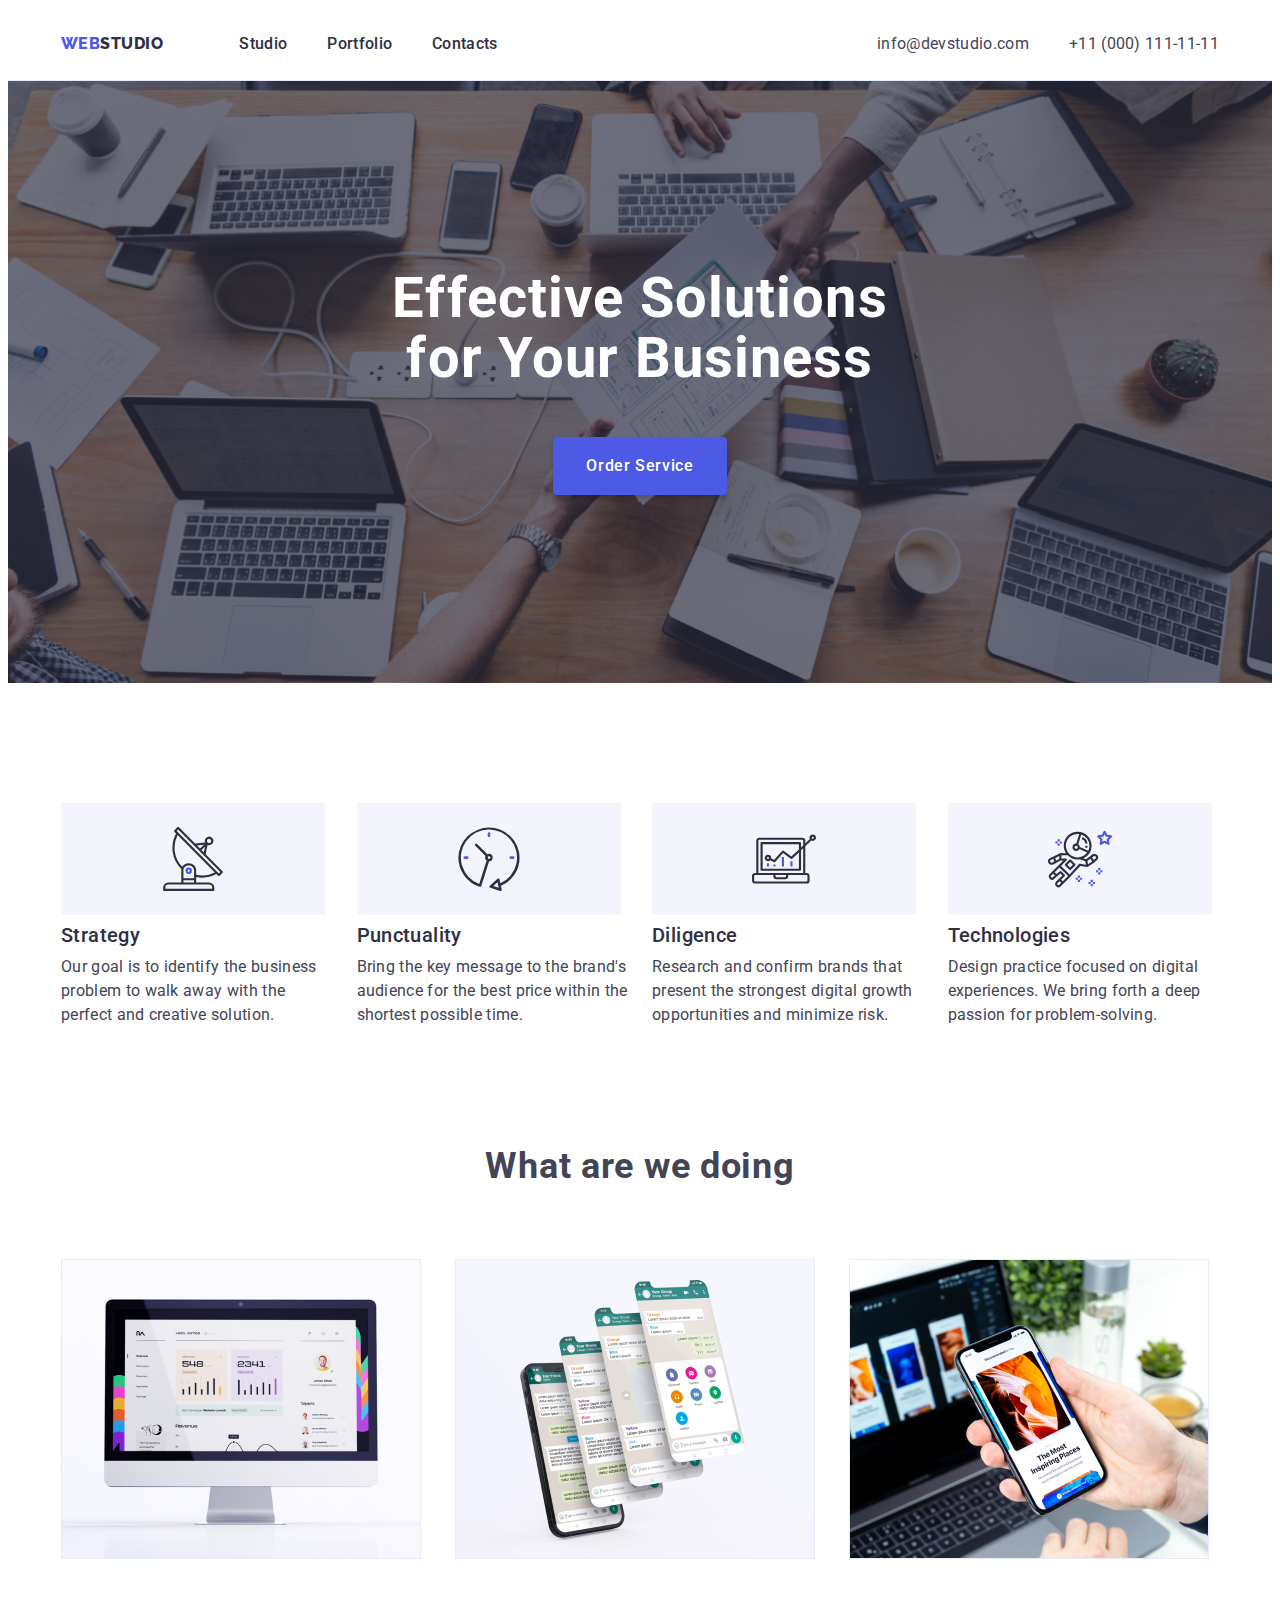
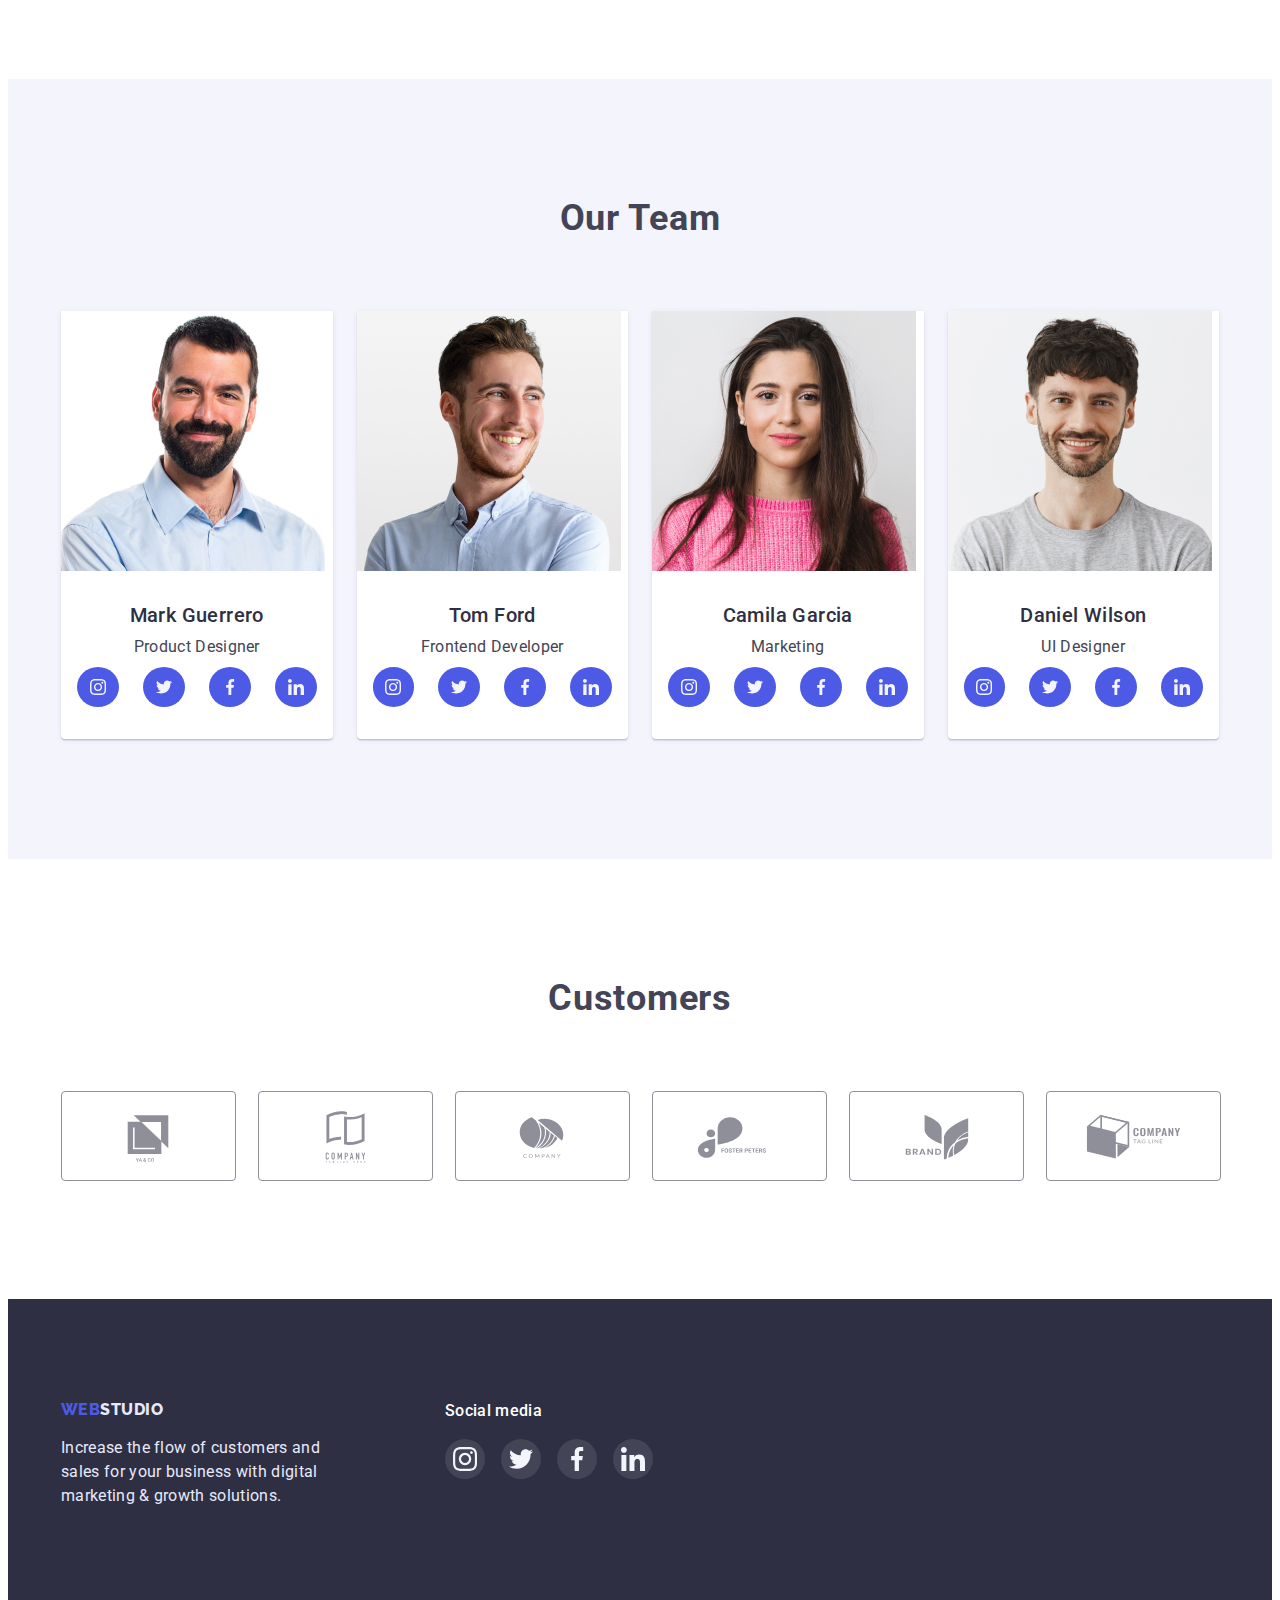
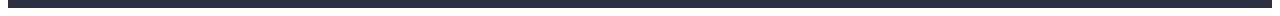
<file: index.html>
<!DOCTYPE html>
<html lang="en">
  <head>
    <meta charset="UTF-8" />
    <meta http-equiv="X-UA-Compatible" content="IE=edge" />
    <meta name="viewport" content="width=device-width, initial-scale=1.0" />
    <title>WebStudio</title>
    <link rel="preconnect" href="https://fonts.googleapis.com" />
    <link rel="preconnect" href="https://fonts.gstatic.com" crossorigin />
    <link
      href="https://fonts.googleapis.com/css2?family=Raleway:wght@800&family=Roboto:wght@400;500;700&display=swap"
      rel="stylesheet"
    />
    <link
      rel="stylesheet"
      href="https://cdnjs.cloudflare.com/ajax/libs/modern-normalize/1.1.0/modern-normalize.min.css"
      integrity="sha512-wpPYUAdjBVSE4KJnH1VR1HeZfpl1ub8YT/NKx4PuQ5NmX2tKuGu6U/JRp5y+Y8XG2tV+wKQpNHVUX03MfMFn9Q=="
      crossorigin="anonymous"
      referrerpolicy="no-referrer"
    />
    <link rel="stylesheet" href="./css/style.css" />
  </head>
  <body>
    <!-- Header -->
    <header class="header">
      <div class="container header-container">
        <nav class="header-nav">
          <a href="./index.html" class="link logo"
            >Web<span class="part-logo">Studio</span></a
          >
          <ul class="header-menu">
            <li><a href="" class="header-link link">Studio</a></li>
            <li>
              <a href="./portfolio.html" class="header-link link">Portfolio</a>
            </li>
            <li><a href="" class="header-link link">Contacts</a></li>
          </ul>
        </nav>
        <address class="address">
          <ul class="contacts-list">
            <li>
              <a href="mailto:info@devstudio.com" class="header-contacts link"
                >info@devstudio.com</a
              >
            </li>
            <li>
              <a href="tel:+110001111111" class="header-contacts link"
                >+11 (000) 111-11-11</a
              >
            </li>
          </ul>
        </address>
      </div>
    </header>
    <main>
      <!-- Hero -->
      <section class="section hero">
        <div class="container">
          <h1 class="hero-title">Effective Solutions for Your Business</h1>
          <button type="button" class="hero-btn">Order Service</button>
        </div>
      </section>

      <!-- Section feature -->
      <section class="section">
        <div class="container">
          <h2 class="visually-hidden">Our goal</h2>
          <ul class="feature-list">
            <li class="feature-item"><div class="feature-icon-container">
              <svg class="feature-icon">
              <use href="./images/sprite.svg#icon-antenna">
            </use></svg></div>
              <h3 class="feature-title">Strategy</h3>
              <p class="feature-text">
                Our goal is to identify the business problem to walk away with
                the perfect and creative solution.
              </p>
            </li>
            <li class="feature-item"><div class="feature-icon-container">
              <svg class="feature-icon"><use href="./images/sprite.svg#icon-clock">
            </use></svg></div>
              <h3 class="feature-title">Punctuality</h3>
              <p class="feature-text">
                Bring the key message to the brand's audience for the best price
                within the shortest possible time.
              </p>
            </li>
            <li class="feature-item"><div class="feature-icon-container">
              <svg class="feature-icon"><use href="./images/sprite.svg#icon-diagram"></use></svg></div>
              <h3 class="feature-title">Diligence</h3>
              <p class="feature-text">
                Research and confirm brands that present the strongest digital
                growth opportunities and minimize risk.
              </p>
            </li>
            <li class="feature-item"><div class="feature-icon-container">
              <svg class="feature-icon"><use href="./images/sprite.svg#icon-astronaut"></use></svg></div>
              <h3 class="feature-title">Technologies</h3>
              <p class="feature-text">
                Design practice focused on digital experiences. We bring forth a
                deep passion for problem-solving.
              </p>
            </li>
          </ul>
        </div>
      </section>

      <!-- Section 2 -->

      <section class="section sect-two">
        <div class="container">
          <h2 class="title">What are we doing</h2>
          <ul class="img-list">
            <li class="img-item">
              <img src="./images/img_1.jpg" alt="Monitor" width="360" />
            </li>
            <li class="img-item">
              <img src="./images/img_2.jpg" alt="Messenger" width="360" />
            </li>
            <li class="img-item">
              <img src="./images/img_3.jpg" alt="Mobile phone" width="360" />
            </li>
          </ul>
        </div>
      </section>

      <!--  Section our team -->

      <section class="section section-team">
        <div class="container">
          <h2 class="title-team">Our Team</h2>
          <ul class="card-list-container">
            <li class="team-card">
              <img
                src="./images/img.product_designer.jpg"
                alt="Mark Guerrero"
                width="264"
              />
              <div class="aside">
                <h3 class="name">Mark Guerrero</h3>
                <p class="profession">Product Designer</p>
                <ul class="socials-list">
                  <li class="socials-item">
                    <a class="socials-link" href=""
                      ><svg class="socials-icon">
                        <use
                          href="./images/icons.svg#icon-instagram-2"
                        ></use></svg></a>
                    
                  </li>
                  <li class="socials-item">
                    <a class="socials-link" href=""
                      ><svg class="socials-icon">
                        <use
                          href="./images/icons.svg#icon-twitter-1"
                        ></use></svg></a>
                    
                  </li>
                  <li class="socials-item">
                    <a class="socials-link" href=""
                      ><svg class="socials-icon">
                        <use
                          href="./images/icons.svg#icon-facebook-1"
                        ></use></svg></a>
                    
                  </li>
                  <li class="socials-item">
                    <a class="socials-link" href=""
                      ><svg class="socials-icon">
                        <use
                          href="./images/icons.svg#icon-linkedin-1"
                        ></use></svg></a>
                    
                  </li>
                </ul>
              </div>
            </li>
            <li class="team-card">
              <img
                src="./images/img.frontend_developer.jpg"
                alt="Tom Ford"
                width="264"
              />
              <div class="aside">
                <h3 class="name">Tom Ford</h3>
                <p class="profession">Frontend Developer</p>
                <ul class="socials-list">
                  <li class="socials-item">
                    <a class="socials-link" href=""
                      ><svg class="socials-icon">
                        <use
                          href="./images/icons.svg#icon-instagram-2"
                        ></use></svg></a>
                    
                  </li>
                  <li class="socials-item">
                    <a class="socials-link" href=""
                      ><svg class="socials-icon">
                        <use
                          href="./images/icons.svg#icon-twitter-1"
                        ></use></svg></a>
                    
                  </li>
                  <li class="socials-item">
                    <a class="socials-link" href=""
                      ><svg class="socials-icon">
                        <use
                          href="./images/icons.svg#icon-facebook-1"
                        ></use></svg></a>
                    
                  </li>
                  <li class="socials-item">
                    <a class="socials-link" href=""
                      ><svg class="socials-icon">
                        <use
                          href="./images/icons.svg#icon-linkedin-1"
                        ></use></svg></a>
                    
                  </li>
                </ul>
              </div>
            </li>
            <li class="team-card">
              <img
                src="./images/img.marketing.jpg"
                alt="Camila Garcia"
                width="264"
              />
              <div class="aside">
                <h3 class="name">Camila Garcia</h3>
                <p class="profession">Marketing</p>
                <ul class="socials-list">
                  <li class="socials-item">
                    <a class="socials-link" href=""
                      ><svg class="socials-icon">
                        <use
                          href="./images/icons.svg#icon-instagram-2"
                        ></use></svg></a>
                    
                  </li>
                  <li class="socials-item">
                    <a class="socials-link" href=""
                      ><svg class="socials-icon">
                        <use
                          href="./images/icons.svg#icon-twitter-1"
                        ></use></svg></a>
                    
                  </li>
                  <li class="socials-item">
                    <a class="socials-link" href=""
                      ><svg class="socials-icon">
                        <use
                          href="./images/icons.svg#icon-facebook-1"
                        ></use></svg></a>
                    
                  </li>
                  <li class="socials-item">
                    <a class="socials-link" href=""
                      ><svg class="socials-icon">
                        <use
                          href="./images/icons.svg#icon-linkedin-1"
                        ></use></svg></a>
                   
                  </li>
                </ul>
              </div>
            </li>
            <li class="team-card">
              <img
                src="./images/img.ui_designer.jpg"
                alt="Daniel Wilson"
                width="264"
              />
              <div class="aside">
                <h3 class="name">Daniel Wilson</h3>
                <p class="profession">UI Designer</p>
                <ul class="socials-list">
                  <li class="socials-item">
                    <a class="socials-link" href=""
                      ><svg class="socials-icon">
                        <use
                          href="./images/icons.svg#icon-instagram-2"
                        ></use></svg></a>
                    
                  </li>
                  <li class="socials-item">
                    <a class="socials-link" href=""
                      ><svg class="socials-icon">
                        <use
                          href="./images/icons.svg#icon-twitter-1"
                        ></use></svg></a>
                    
                  </li>
                  <li class="socials-item">
                    <a class="socials-link" href=""
                      ><svg class="socials-icon">
                        <use
                          href="./images/icons.svg#icon-facebook-1"
                        ></use></svg></a>
                    
                  </li>
                  <li class="socials-item">
                    <a class="socials-link" href=""
                      ><svg class="socials-icon">
                        <use
                          href="./images/icons.svg#icon-linkedin-1"
                        ></use></svg></a>
                    
                  </li>
                </ul>
              </div>
            </li>
          </ul>
        </div>
      </section>

      <!-- Customers -->

      <section class="section">
        <div class="container">
          <h2 class="customers-title">Customers</h2>
          <ul class="company-list">
            <li class="company-item">
              <a class="company-link" href=""
                ><svg class="company-icon">
                  <use
                    href="./images/symbol-defs.svg#icon-Logo-yaco"
                  ></use></svg></a>
              
            </li>
            <li class="company-item">
              <a class="company-link" href=""
                ><svg class="company-icon">
                  <use
                    href="./images/symbol-defs.svg#icon-Logo-here"
                  ></use></svg></a>
              
            </li>
            <li class="company-item">
              <a class="company-link" href=""
                ><svg class="company-icon">
                  <use
                    href="./images/symbol-defs.svg#icon-Logo-company"
                  ></use></svg></a>
              
            </li>
            <li class="company-item">
              <a class="company-link" href=""
                ><svg class="company-icon">
                  <use
                    href="./images/symbol-defs.svg#icon-Logo-fosters"
                  ></use></svg></a>
              
            </li>
            <li class="company-item">
              <a class="company-link" href=""
                ><svg class="company-icon">
                  <use
                    href="./images/symbol-defs.svg#icon-Logo-brand"
                  ></use></svg></a>
              
            </li>
            <li class="company-item">
              <a class="company-link" href=""
                ><svg class="company-icon">
                  <use
                    href="./images/symbol-defs.svg#icon-Logo-tagline"
                  ></use></svg></a>
              
            </li>
          </ul>
        </div>
      </section>
    </main>

    <!--  Footer  -->

    <footer>
      <div class="container footer-container">
        <div>
          <a href="./index.html" class="link logo"
            >Web<span class="logo-foot">Studio</span></a
          >
          <p class="footer-text">
            Increase the flow of customers and sales for your business with
            digital marketing & growth solutions.
          </p>
        </div>
        <div class="social-block">
          <p class="footer-title">Social media</p>
          <ul class="media-list">

            <li class="media-item">
              <a class="media-link" href=""
                ><svg class="media-icon">
                  <use href="./images/icons.svg#icon-instagram-2"></use></svg></a>
              
            </li>
            <li class="media-item">
              <a class="media-link" href=""
                ><svg class="media-icon"><use href="./images/icons.svg#icon-twitter-1"></use></svg></a>
              
            </li>
            <li class="media-item">
              <a class="media-link" href=""
                ><svg class="media-icon"><use href="./images/icons.svg#icon-facebook-1"></use></svg></a>
              
            </li>
            <li class="media-item">
              <a class="media-link" href=""
                ><svg class="media-icon"><use href="./images/icons.svg#icon-linkedin-1"></use></svg></a>
              
            </li>
          </ul>
        </div>
      </div>
    </footer>
  </body>
</html>
</file>
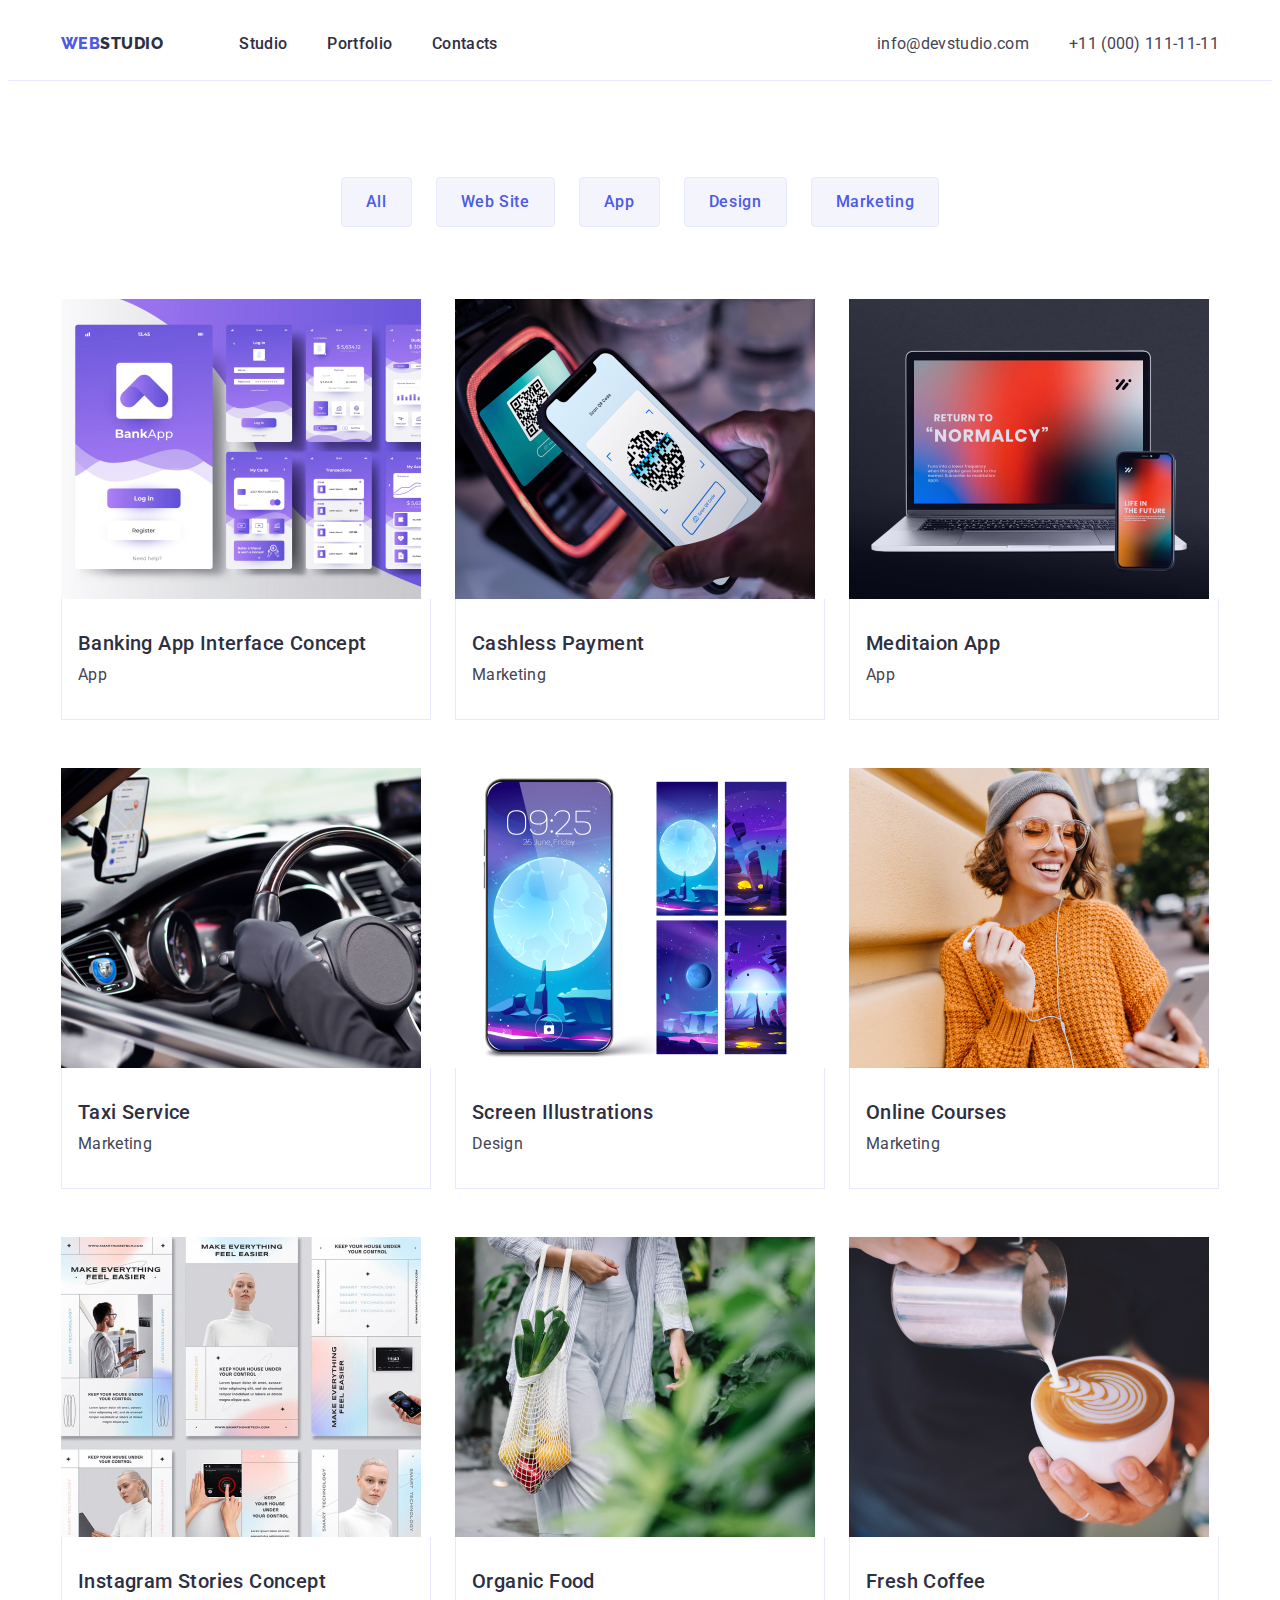
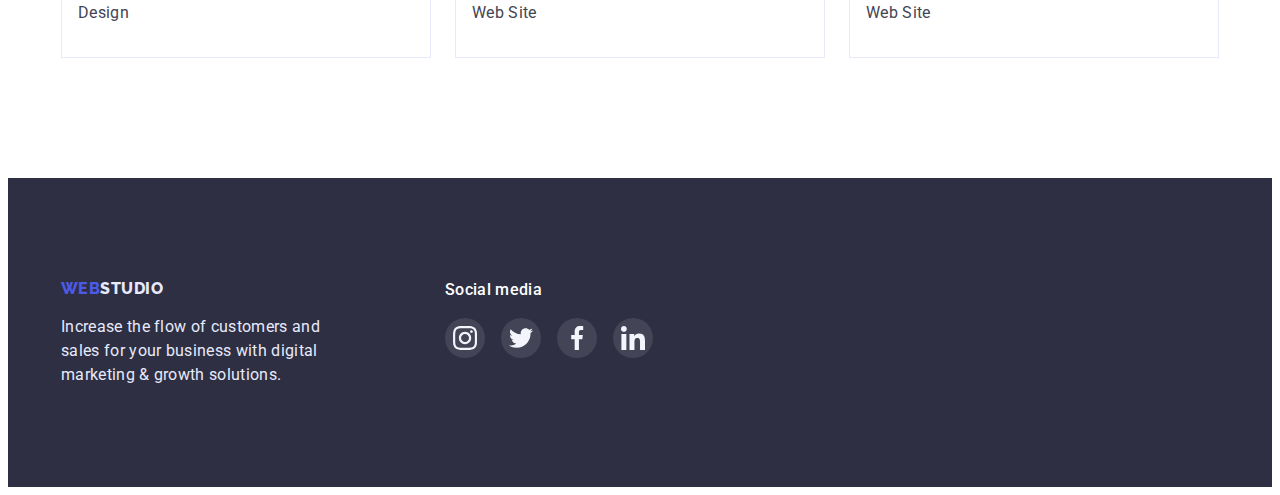
<file: portfolio.html>
<!DOCTYPE html>
<html lang="en">
  <head>
    <meta charset="UTF-8" />
    <meta http-equiv="X-UA-Compatible" content="IE=edge" />
    <meta name="viewport" content="width=device-width, initial-scale=1.0" />
    <title>WebStudio</title>
    <link rel="preconnect" href="https://fonts.googleapis.com" />
    <link rel="preconnect" href="https://fonts.gstatic.com" crossorigin />
    <link
      href="https://fonts.googleapis.com/css2?family=Raleway:wght@800&family=Roboto:wght@400;500;700&display=swap"
      rel="stylesheet"
    />
    <link
      rel="stylesheet"
      href="https://cdnjs.cloudflare.com/ajax/libs/modern-normalize/1.1.0/modern-normalize.min.css"
      integrity="sha512-wpPYUAdjBVSE4KJnH1VR1HeZfpl1ub8YT/NKx4PuQ5NmX2tKuGu6U/JRp5y+Y8XG2tV+wKQpNHVUX03MfMFn9Q=="
      crossorigin="anonymous"
      referrerpolicy="no-referrer"
    />
    <link rel="stylesheet" href="./css/style.css" />
  </head>
  <body>
    <!-- Header -->

    <header class="header">
      <div class="container header-container">
          <nav class="header-nav">
            <a href="./index.html" class="link logo"
              >Web<span class="part-logo">Studio</span></a>
            <ul class="header-menu">
              <li>
                <a href="./index.html" class="header-link link">Studio</a>
              </li>
              <li>
                <a href="" class="header-link link">Portfolio</a>
              </li>
              <li>
                <a href="" class="header-link link">Contacts</a>
              </li>
            </ul>
          </nav>
          <address class="address">
            <ul class="contacts-list">
              <li>
                <a href="mailto:info@devstudio.com" class="header-contacts link"
                  >info@devstudio.com</a
                >
              </li>
              <li>
                <a href="tel:+110001111111" class="header-contacts link"
                  >+11 (000) 111-11-11</a
                >
              </li>
            </ul>
          </address>
      </div>
    </header>
    <!-- Section portfolio -->
    <main>
      <section class="section-portfolio">
        <div class="container">
          <h1 class="visually-hidden">Portfolio</h1>
          
          <ul class="filters-container">
              <li>
                <button type="button" class="filters-btn">All</button>
              </li>
              <li>
                <button type="button" class="filters-btn">Web Site</button>
              </li>
              <li><button type="button" class="filters-btn">App</button></li>
              <li><button type="button" class="filters-btn">Design</button></li>
              <li>
                <button type="button" class="filters-btn">Marketing</button>
              </li>
          </ul>
        
          <!-- Portfolio card -->
          <ul class="portfolio-card">
            <li class="portfolio-item">
              <a href="" class="portfolio-link"
                ><img
                  src="./images/img.bankapp.jpg"
                  alt="Banking App"
                  width="360"
                />
                <div class="project-content">
                  <h2 class="title-card">Banking App Interface Concept</h2>
                  <p class="card-descr">App</p>
                </div></a
              >
            </li>
            <li class="portfolio-item">
              <a href="" class="portfolio-link"
                ><img
                  src="./images/img.payment.jpg"
                  alt="QR Code"
                  width="360"
                />
                <div class="project-content">
                  <h2 class="title-card">Cashless Payment</h2>
                  <p class="card-descr">Marketing</p>
                </div></a
              >
            </li>
            <li class="portfolio-item">
              <a href="" class="portfolio-link"
                ><img
                  src="./images/img.meditation.jpg"
                  alt="Laptop"
                  width="360"
                />
                <div class="project-content">
                  <h2 class="title-card">Meditaion App</h2>
                  <p class="card-descr">App</p>
                </div></a
              >
            </li>
            <li class="portfolio-item">
              <a href="" class="portfolio-link"
                ><img
                  src="./images/img.taxi.jpg"
                  alt="Car front panel"
                  width="360"
                />
                <div class="project-content">
                  <h2 class="title-card">Taxi Service</h2>
                  <p class="card-descr">Marketing</p>
                </div></a
              >
            </li>
            <li class="portfolio-item">
              <a href="" class="portfolio-link"
                ><img
                  src="./images/img.screen.jpg"
                  alt="Smartphone"
                  width="360"
                />
                <div class="project-content">
                  <h2 class="title-card">Screen Illustrations</h2>
                  <p class="card-descr">Design</p>
                </div></a
              >
            </li>
            <li class="portfolio-item">
              <a href="" class="portfolio-link"
                ><img src="./images/img.courses.jpg" alt="Woman" width="360" />
                <div class="project-content">
                  <h2 class="title-card">Online Courses</h2>
                  <p class="card-descr">Marketing</p>
                </div></a
              >
            </li>
            <li class="portfolio-item">
              <a href="" class="portfolio-link"
                ><img
                  src="./images/img.instagram.jpg"
                  alt="Stories"
                  width="360"
                />
                <div class="project-content">
                  <h2 class="title-card">Instagram Stories Concept</h2>
                  <p class="card-descr">Design</p>
                </div></a
              >
            </li>
            <li class="portfolio-item">
              <a href="" class="portfolio-link">
                <img
                  src="./images/img.food.jpg"
                  alt="String bag with vegetables"
                  width="360"
                />
                <div class="project-content">
                  <h2 class="title-card">Organic Food</h2>
                  <p class="card-descr">Web Site</p>
                </div></a
              >
            </li>
            <li class="portfolio-item">
              <a href="" class="portfolio-link"
                ><img
                  src="./images/img.coffe.jpg"
                  alt="Coffe cup"
                  width="360"
                />
                <div class="project-content">
                  <h2 class="title-card">Fresh Coffee</h2>
                  <p class="card-descr">Web Site</p>
                </div></a>
            </li>
          </ul>
        </div>
      </section>
    </main>
    <!-- Footer -->
    <footer>
      <div class="container footer-container"><div>
        <a href="./index.html" class="link logo"
          >Web<span class="logo-foot">Studio</span></a
        >
        <p class="footer-text">
          Increase the flow of customers and sales for your business with
          digital marketing & growth solutions.
        </p></div>
        <div class="social-block">
          <p class="footer-title">Social media</p>
          <ul class="media-list">

            <li class="media-item">
              <a class="media-link" href=""
                ><svg class="media-icon">
                  <use href="./images/icons.svg#icon-instagram-2"></use></svg></a>
              
            </li>
            <li class="media-item">
              <a class="media-link" href=""
                ><svg class="media-icon"><use href="./images/icons.svg#icon-twitter-1"></use></svg></a>
              
            </li>
            <li class="media-item">
              <a class="media-link" href=""
                ><svg class="media-icon"><use href="./images/icons.svg#icon-facebook-1"></use></svg></a>
              
            </li>
            <li class="media-item">
              <a class="media-link" href=""
                ><svg class="media-icon"><use href="./images/icons.svg#icon-linkedin-1"></use></svg></a>
              
            </li>
          </ul>
        </div>
      </div>
    </footer>
  </body>
</html>
</file>
<file: css/style.css>
:root {
  --color-primary: #434455;
  --color-primary-dark: #2e2f42;
  --color-primary-inverted: #ffffff;
  --color-secondary: #404bbf;
  --color-brand: #4d5ae5;
}

p,
h1,
h2,
h3 {
  margin-top: 0;
  margin-bottom: 0;
}
.section {
  padding: 120px 0;
}
.container {
  width: 100%;
  max-width: 1158px;
  margin: 0 auto;
  padding: 0 15px;
}

body {
  font-family: "Roboto", sans-serif;
  font-size: 16px;
  background-color: var(--color-primary-inverted);
  color: var(--color-primary);
}
ul {
  list-style-type: none;
  margin: 0;
  padding: 0;
}
a {
  text-decoration: none;
}
img {
  display: block;
  max-width: 100%;
  height: auto;
}

/* Header */

.header {
  border-bottom: 1px solid #e7e9fc;
}
.header-container {
  display: flex;
  align-items: center;
}
.header-nav {
  display: flex;
  align-items: center;
}
.header-menu {
  display: flex;
  gap: 40px;
}

.logo {
  font-family: "Raleway", sans-serif;
  color: var(--color-brand);
  text-transform: uppercase;
  line-height: 1.33;
  letter-spacing: 0.03em;
  font-weight: 800;
}
.header .logo {
  margin-right: 76px;
  padding: 24px 0;
}
.part-logo {
  color: var(--color-primary-dark);
}

.header-link {
  line-height: 1.5;
  letter-spacing: 0.02em;
  color: var(--color-primary-dark);
  font-style: normal;
  font-size: 16px;
  font-weight: 500;

  display: block;
  padding: 24px 0;
}
.header-contacts {
  line-height: 1.5;
  letter-spacing: 0.02em;
  color: var(--color-primary);
  font-style: normal;
  font-size: 16px;
  font-weight: 400;

  display: block;
  padding: 24px 0;
}

.header-link:hover,
.header-link:focus {
  color: var(--color-secondary);
}
.header-contacts:hover,
.header-contacts:focus {
  color: var(--color-secondary);
}
.contacts-list {
  display: flex;
  gap: 40px;
  align-items: center;
}
.address {
  margin-left: auto;
}

/* Hero */

.hero {
  background-color: rgba(46, 47, 66, 0.7);
  background-image: linear-gradient(
      rgba(46, 47, 66, 0.7),
      rgba(46, 47, 66, 0.7)
    ),
    url(../images/people-office.jpg);
  background-repeat: no-repeat;
  background-size: cover;
  background-position: center;
  max-width: 1440px;
  margin: 0 auto;
  padding: 188px 0;
  text-align: center;
}

.hero-title {
  color: var(--color-primary-inverted);
  font-weight: 700;
  font-size: 56px;
  line-height: 1.07;
  letter-spacing: 0.02em;

  width: 100%;
  max-width: 496px;
  text-align: center;
  margin-left: auto;
  margin-right: auto;
  margin-bottom: 48px;
}

.hero-btn {
  font-family: inherit;
  background: var(--color-brand);
  color: var(--color-primary-inverted);
  box-shadow: 0px 4px 4px rgba(0, 0, 0, 0.15);
  cursor: pointer;
  border-radius: 4px;
  border: 1px solid transparent;

  font-weight: 500;
  font-size: 16px;
  line-height: 1.5;
  letter-spacing: 0.04em;

  padding: 16px 32px;
}
.hero-btn:hover,
.hero-btn:focus {
  background: var(--color-secondary);
}

/* Section feature */

.feature-list {
  display: flex;
  gap: 24px;
}
.feature-item {
  flex-basis: calc((100% - 3 * 24px) / 4);
}
.feature-title {
  color: var(--color-primary-dark);
  font-weight: 500;
  font-size: 20px;
  line-height: 1.2;
  letter-spacing: 0.02em;

  margin-bottom: 8px;
}
.feature-text {
  font-size: 16px;
  line-height: 1.5;
  letter-spacing: 0.02em;
}
.feature-icon-container {
  display: flex;
  justify-content: center;
  align-items: center;
  height: 112px;
  width: 264px;
  background-color: #f4f4fd;
  margin-bottom: 8px;
}
.feature-icon {
  width: 64px;
  height: 64px;
}

/* Section 2 */

.title {
  font-weight: 700;
  font-size: 36px;
  line-height: 1.11;
  letter-spacing: 0.02em;
  margin-bottom: 72px;
  text-align: center;
}

.img-list {
  display: flex;
  gap: 24px;
}
.img-item {
  flex-basis: calc((100% - 2 * 24px) / 3);
}
.sect-two {
  padding-top: 0;
}

/* Section our team */

.section-team {
  background-color: #f4f4fd;
}

.title-team {
  font-weight: 700;
  font-size: 36px;
  line-height: 1.11;
  letter-spacing: 0.02em;
  margin-bottom: 72px;
  text-align: center;
  margin-left: auto;
  margin-right: auto;
}
.team-card {
  background-color: var(--color-primary-inverted);
  box-shadow: 0px 1px 6px rgba(46, 47, 66, 0.08),
    0px 1px 1px rgba(46, 47, 66, 0.16), 0px 2px 1px rgba(46, 47, 66, 0.08);
  border-radius: 0px 0px 4px 4px;
  flex-basis: calc((100% - 3 * 24px) / 4);
}
.card-list-container {
  display: flex;
  gap: 24px;
  justify-content: center;
}
.name {
  color: var(--color-primary-dark);
  font-weight: 500;
  font-size: 20px;
  line-height: 1.2;
  letter-spacing: 0.02em;
}
.profession {
  font-size: 16px;
  line-height: 1.5;
  letter-spacing: 0.02em;
  margin-top: 8px;
  margin-bottom: 8px;
}
.aside {
  text-align: center;
  padding: 32px 16px;
}
.socials-list {
  display: flex;
  gap: 24px;
  justify-content: center;
}
.socials-icon {
  width: 16px;
  height: 16px;
  fill: F4F4FD;
}
.socials-link:hover,
.socials-link:focus {
  background-color: var(--color-secondary);
}
.socials-item {
  width: 40px;
  height: 40px;
  flex-basis: calc((100% - 3 * 24px) / 4);
}
.socials-link {
  display: flex;
  align-items: center;
  justify-content: center;
  width: 100%;
  height: 100%;
  background-color: var(--color-brand);
  border-radius: 50%;
}

/* Customers */

.customers-title {
  font-weight: 700;
  font-size: 36px;
  line-height: 1.11;
  letter-spacing: 0.02em;
  margin-bottom: 72px;
  text-align: center;
  margin-left: auto;
  margin-right: auto;
}

.company-list {
  display: flex;
  gap: 24px;
}
.company-icon {
  width: 104px;
  height: 56px;
  fill: #8e8f99;
}
.company-item {
  width: 168px;
  height: 88px;
  flex-basis: calc((100% - 5 * 24px) / 6);
}
.company-link {
  display: flex;
  align-items: center;
  justify-content: center;
  width: 100%;
  height: 100%;
  border: 1px solid #8e8f99;
  border-radius: 4px;
}
.company-link:hover .company-icon,
.company-link:focus .company-icon {
  fill: var(--color-secondary);
}
.company-link:hover,
.company-link:focus {
  border-color: var(--color-secondary);
}

/* Footer */

footer {
  background-color: var(--color-primary-dark);
  padding-bottom: 100px;
  padding-top: 100px;
}
.footer-container {
  display: flex;
}
.logo-foot {
  color: #e7e9fc;
}
.footer-text {
  color: #e7e9fc;
  line-height: 1.5;
  letter-spacing: 0.02em;
  width: 264px;
  margin-top: 16px;
}
.social-block {
  margin-left: 120px;
}
.footer-title {
  font-weight: 500;
  font-size: 16px;
  line-height: 1.5;
  letter-spacing: 0.02em;
  color: #ffffff;
  margin-bottom: 16px;
}
.media-list {
  display: flex;
  gap: 16px;
}
.media-item {
  width: 40px;
  height: 40px;
  flex-basis: calc((100% - 3 * 16px) / 4);
}
.media-link {
  display: flex;
  align-items: center;
  justify-content: center;
  width: 100%;
  height: 100%;
  background-color: rgba(255, 255, 255, 0.1);
  border-radius: 50%;
}
.media-link:hover,
.media-link:focus {
  background-color: #31d0aa;
}
.media-icon {
  width: 24px;
  height: 24px;
  fill: #f4f4fd;
}
/* Portfolio */

.section-portfolio {
  padding-top: 96px;
  padding-bottom: 120px;
}
.filters-btn {
  font-family: inherit;
  background: #f4f4fd;
  border: 1px solid #e7e9fc;
  border-radius: 4px;
  font-weight: 500;
  font-size: 16px;
  line-height: 1.5;
  color: var(--color-brand);
  cursor: pointer;
  letter-spacing: 0.04em;
  padding: 12px 24px;
  align-items: center;
}
.filters-btn:hover,
.filters-btn:focus {
  color: var(--color-primary-inverted);
  background: var(--color-secondary);
  box-shadow: 0px 3px 1px rgba(0, 0, 0, 0.1), 0px 2px 1px rgba(0, 0, 0, 0.08),
    0px 2px 2px rgba(0, 0, 0, 0.12);
  border-color: transparent;
}
.filters-container {
  display: flex;
  gap: 24px;
  justify-content: center;
  margin-bottom: 72px;
}

/* Portfolio card */

.portfolio-card {
  display: flex;
  flex-wrap: wrap;

  gap: 48px 24px;
}
.portfolio-item {
  flex-basis: calc((100% - 2 * 24px) / 3);
}
.portfolio-link {
  display: block;
}
.portfolio-link:hover,
.portfolio-link:focus {
  box-shadow: 0px 1px 6px rgba(46, 47, 66, 0.08),
    0px 1px 1px rgba(46, 47, 66, 0.16), 0px 2px 1px rgba(46, 47, 66, 0.08);
}
.title-card {
  color: var(--color-primary-dark);
  font-weight: 500;
  font-size: 20px;
  line-height: 1.2;
  letter-spacing: 0.02em;
  margin-bottom: 8px;
}
.card-descr {
  color: var(--color-primary);
  font-size: 16px;
  line-height: 1.5;
  letter-spacing: 0.02em;
}
.project-content {
  padding: 32px 16px;

  border-left: 1px solid #e7e9fc;
  border-bottom: 1px solid #e7e9fc;
  border-right: 1px solid #e7e9fc;
}

.visually-hidden {
  position: absolute;
  white-space: nowrap;
  width: 1px;
  height: 1px;
  overflow: hidden;
  border: 0;
  padding: 0;
  clip: rect(0 0 0 0);
  clip-path: inset(50%);
  margin: -1px;
}
</file>
